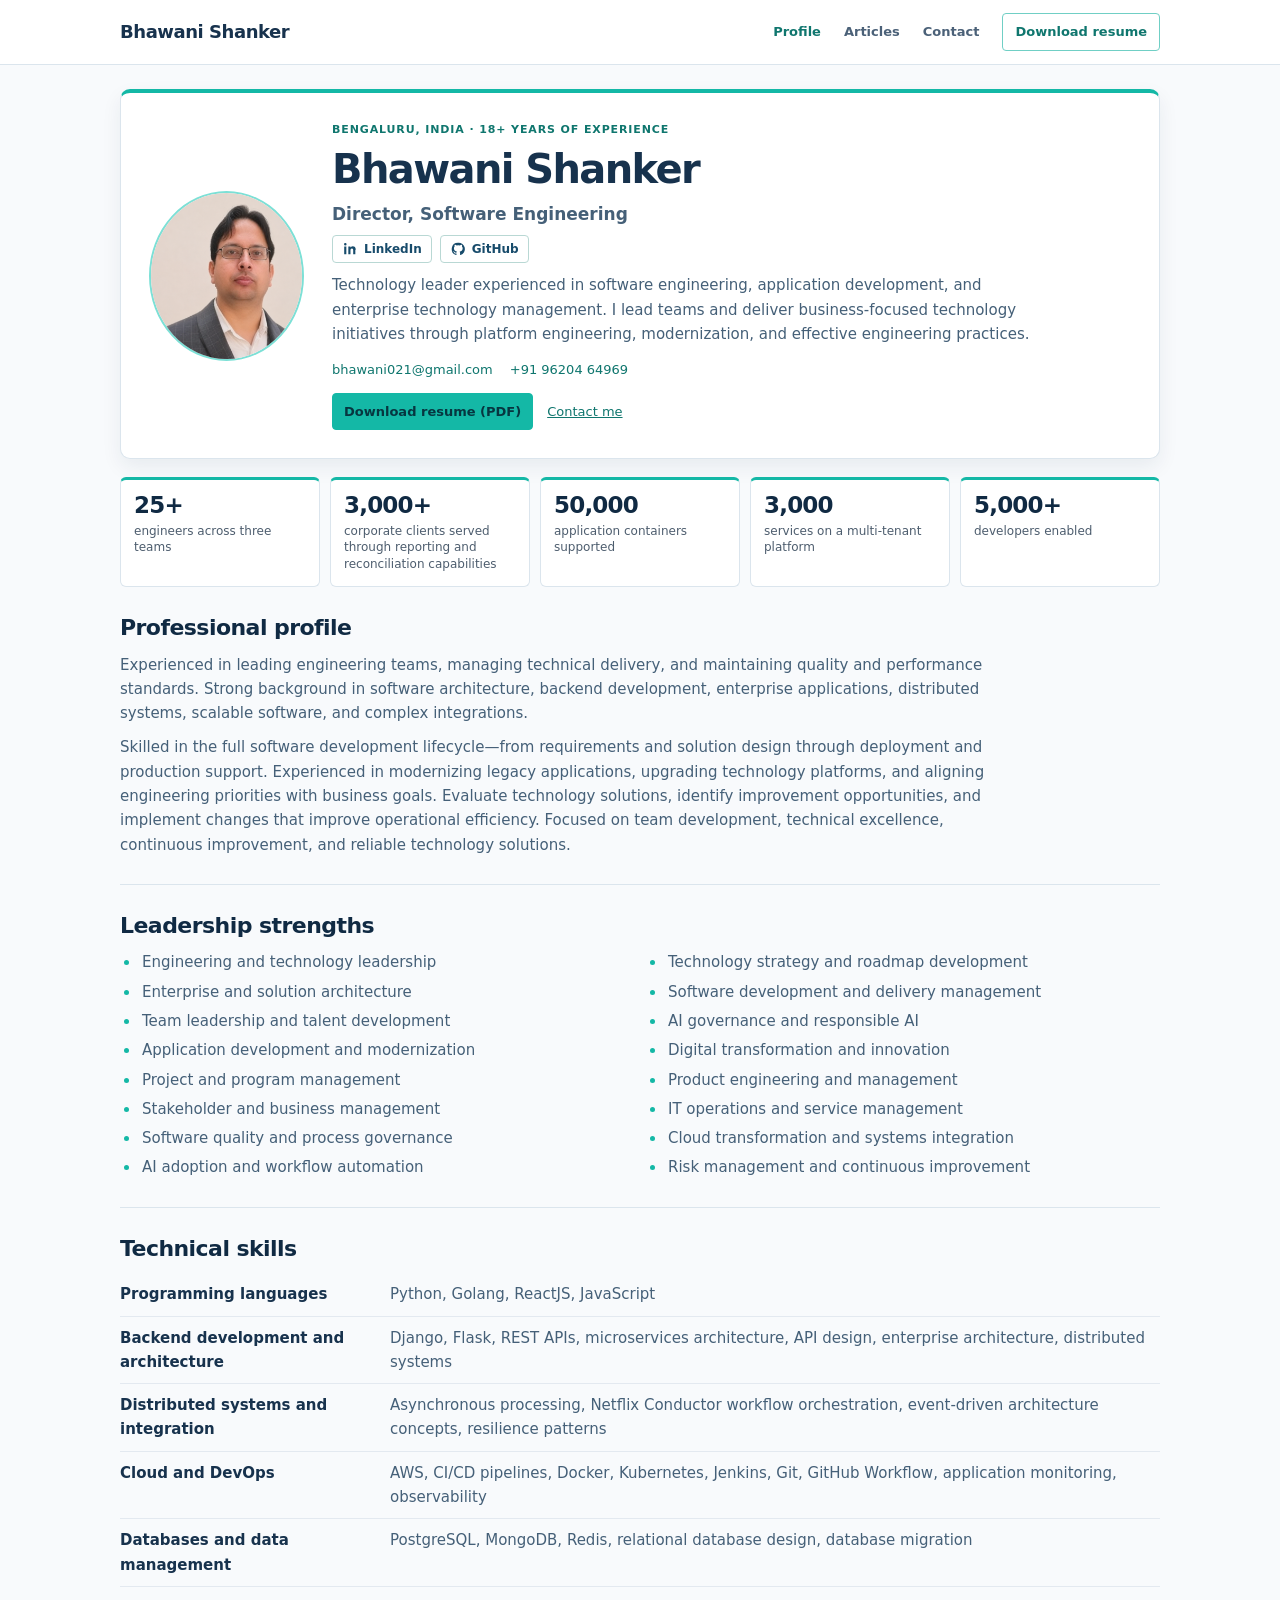
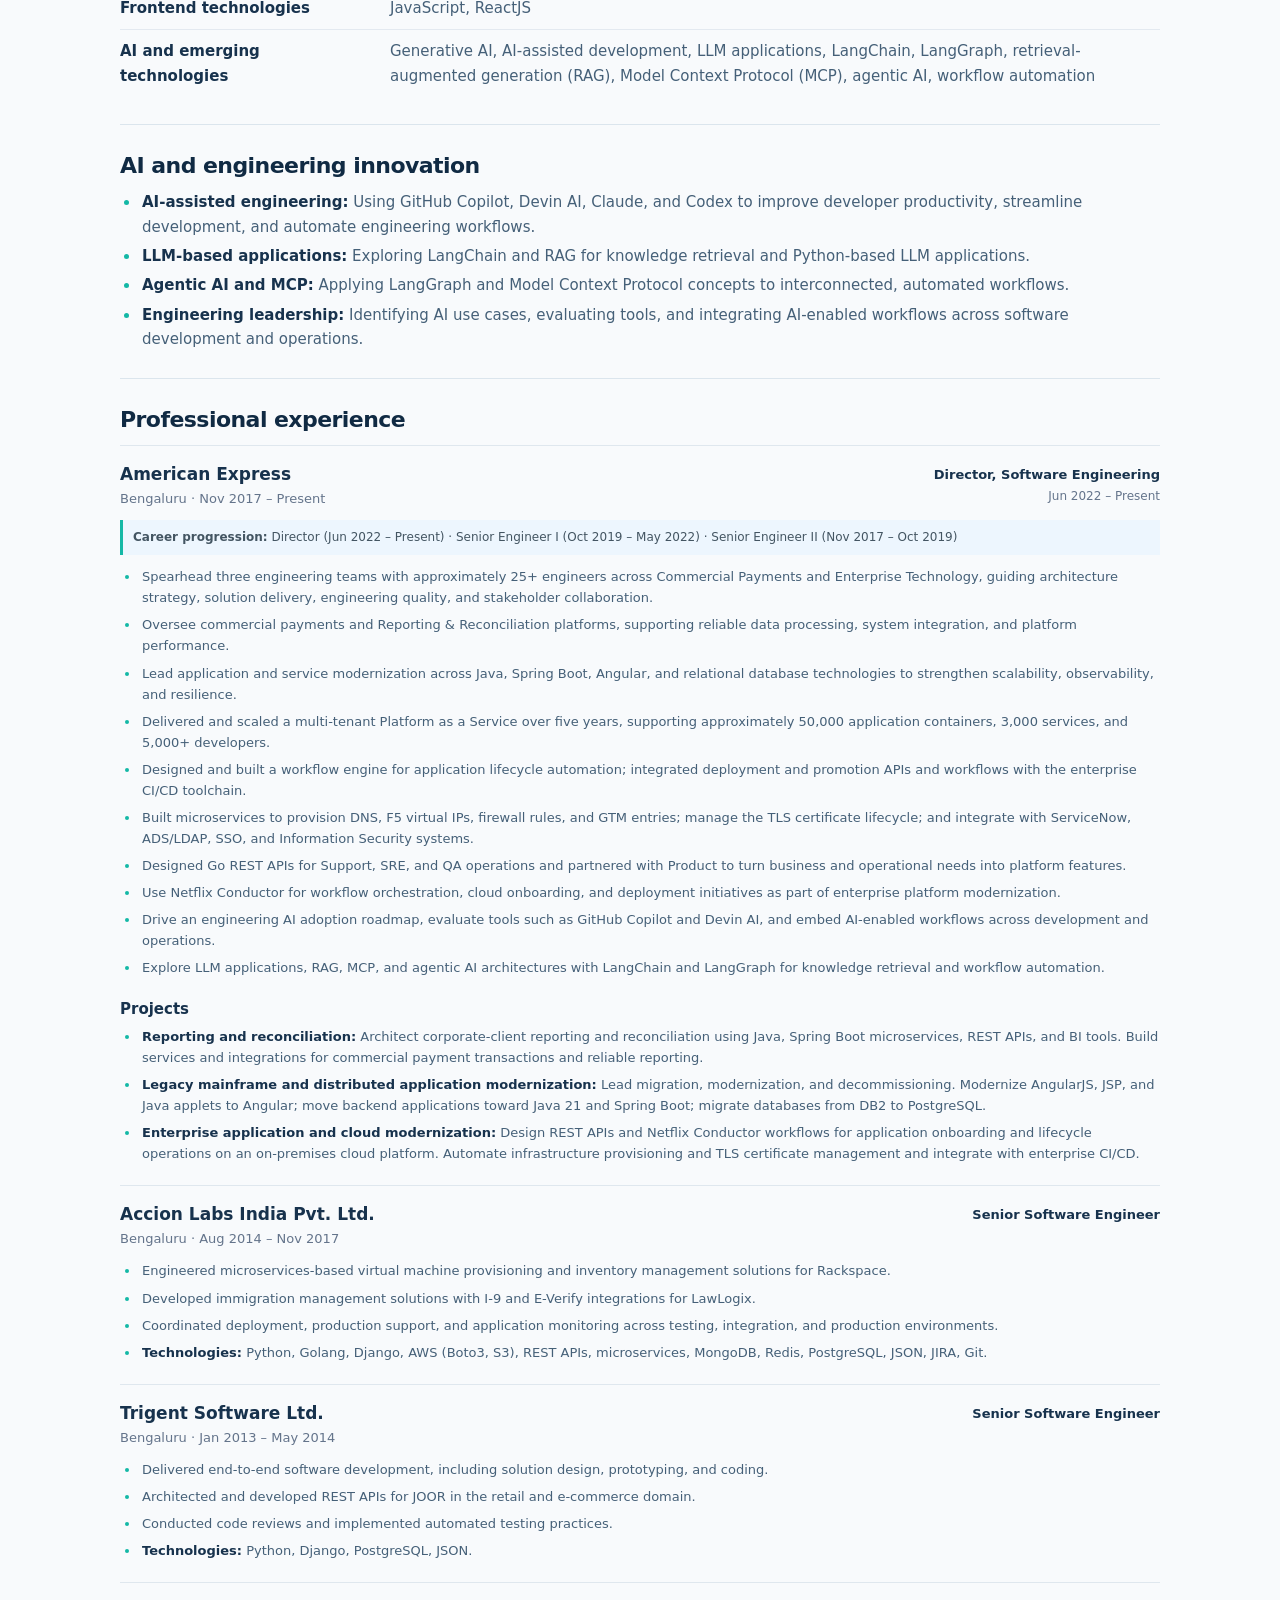
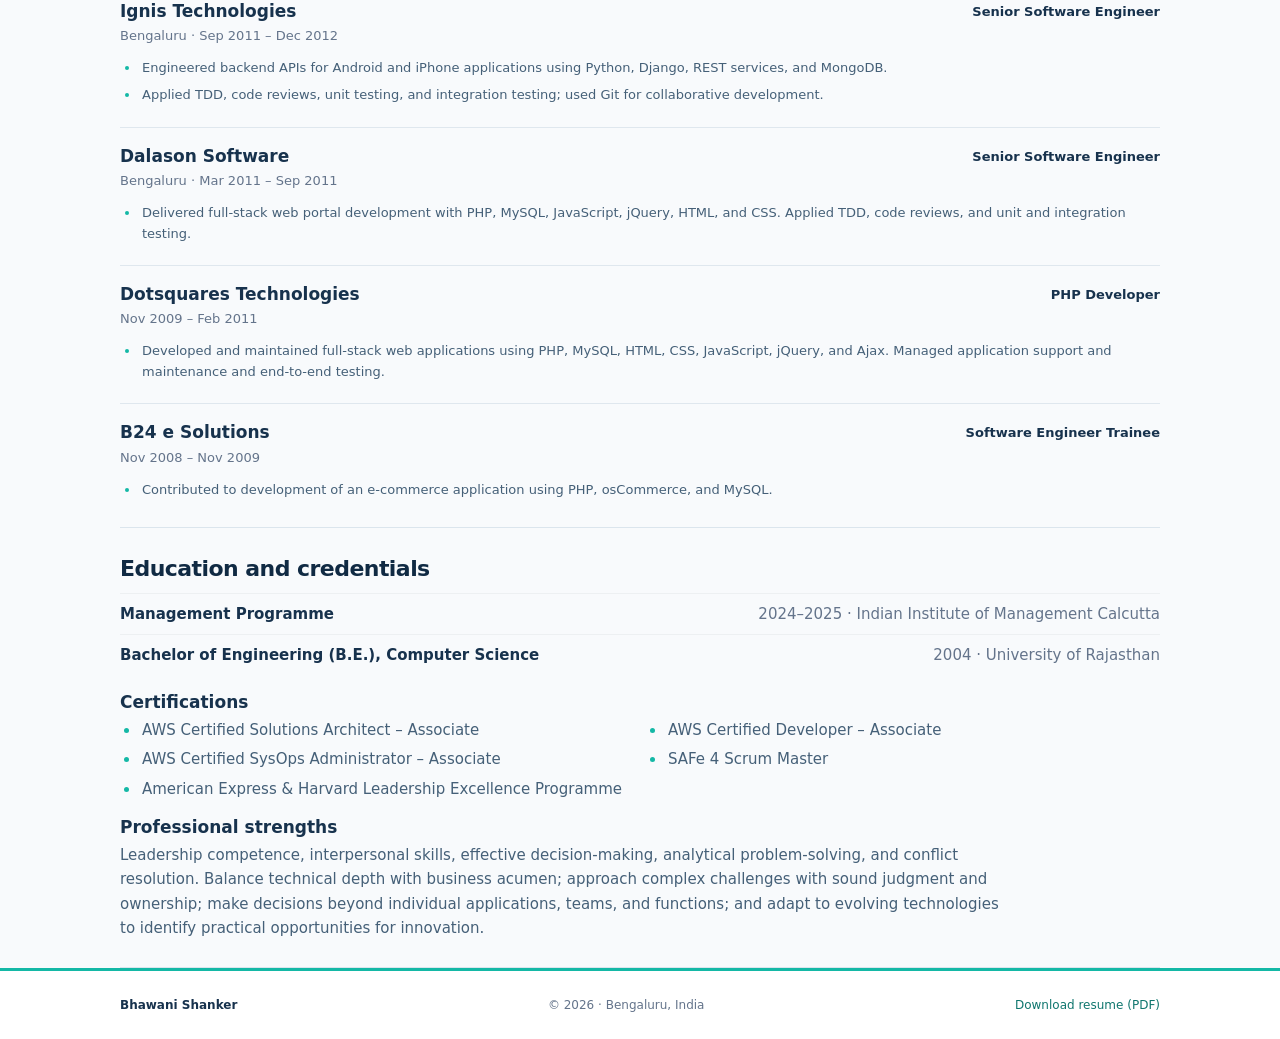
<file: index.html>
<!DOCTYPE html>
<html lang="en">
<head>
  <meta charset="UTF-8">
  <meta name="viewport" content="width=device-width, initial-scale=1">
  <meta name="description" content="Bhawani Shanker, Director of Software Engineering with 18+ years in engineering leadership, enterprise platforms, and modernization.">
  <title>Bhawani Shanker | Director, Software Engineering</title>
  <link rel="stylesheet" href="style.css">
</head>
<body>
  <header class="site-header">
    <nav class="nav container" aria-label="Main navigation">
      <a class="brand" href="index.html">Bhawani Shanker</a>
      <button class="menu-toggle" type="button" aria-expanded="false" aria-controls="primary-menu">
        <span class="sr-only">Toggle navigation</span><span></span><span></span><span></span>
      </button>
      <div class="nav-links" id="primary-menu">
        <a class="active" href="index.html" aria-current="page">Profile</a>
        <a href="articles.html">Articles</a>
        <a href="contact.html">Contact</a>
        <a class="resume-link" href="source/Bhawani-Shanker_Engineering-Director_18-Years-Expereince.pdf" download>Download resume</a>
      </div>
    </nav>
  </header>

  <main class="container">
    <section class="profile-intro">
      <img class="profile-photo" src="source/7a8139fb-0425-4474-a1d1-080567192af2.png" alt="Bhawani Shanker" width="1254" height="1254">
      <div>
        <p class="eyebrow">Bengaluru, India · 18+ years of experience</p>
        <h1>Bhawani Shanker</h1>
        <div class="title-row">
          <p class="job-title">Director, Software Engineering</p>
          <div class="social-icons" aria-label="Professional profiles">
            <a href="https://www.linkedin.com/in/bhawani021" target="_blank" rel="noreferrer" aria-label="LinkedIn profile"><svg viewBox="0 0 24 24" aria-hidden="true"><path d="M6.5 8.1H3.3V20h3.2V8.1ZM4.9 3A1.9 1.9 0 1 0 5 6.8 1.9 1.9 0 0 0 4.9 3ZM20.7 13.2c0-3.6-1.9-5.3-4.5-5.3-2.1 0-3 1.2-3.5 2v-1.8H9.5V20h3.2v-5.9c0-1.5.3-3 2.2-3 1.9 0 1.9 1.8 1.9 3.1V20H20v-6.8l.7 0Z"/></svg><span>LinkedIn</span></a>
            <a href="https://github.com/bhawani021" target="_blank" rel="noreferrer" aria-label="GitHub profile"><svg viewBox="0 0 24 24" aria-hidden="true"><path d="M12 2.5a9.5 9.5 0 0 0-3 18.5c.5.1.7-.2.7-.5v-1.8c-2.8.6-3.4-1.2-3.4-1.2-.5-1.2-1.1-1.5-1.1-1.5-.9-.6.1-.6.1-.6 1 .1 1.6 1.1 1.6 1.1.9 1.5 2.4 1 3 .8.1-.7.4-1 .7-1.3-2.3-.3-4.7-1.1-4.7-5a3.9 3.9 0 0 1 1.1-2.7c-.1-.3-.5-1.3.1-2.7 0 0 .9-.3 2.8 1.1a9.8 9.8 0 0 1 5.1 0c2-1.4 2.8-1.1 2.8-1.1.6 1.4.2 2.4.1 2.7a3.9 3.9 0 0 1 1.1 2.7c0 3.8-2.3 4.7-4.6 5 .4.3.7.9.7 1.8v2.7c0 .3.2.6.7.5A9.5 9.5 0 0 0 12 2.5Z"/></svg><span>GitHub</span></a>
          </div>
        </div>
        <p class="intro-copy">Technology leader experienced in software engineering, application development, and enterprise technology management. I lead teams and deliver business-focused technology initiatives through platform engineering, modernization, and effective engineering practices.</p>
        <div class="contact-links">
          <a href="mailto:bhawani021@gmail.com">bhawani021@gmail.com</a>
          <a href="tel:+919620464969">+91 96204 64969</a>
        </div>
        <div class="actions">
          <a class="button" href="source/Bhawani-Shanker_Engineering-Director_18-Years-Expereince.pdf" download>Download resume (PDF)</a>
          <a href="contact.html">Contact me</a>
        </div>
      </div>
    </section>

    <section class="quick-facts" aria-label="Career highlights">
      <p><strong>25+</strong> engineers across three teams</p>
      <p><strong>3,000+</strong> corporate clients served through reporting and reconciliation capabilities</p>
      <p><strong>50,000</strong> application containers supported</p>
      <p><strong>3,000</strong> services on a multi-tenant platform</p>
      <p><strong>5,000+</strong> developers enabled</p>
    </section>

    <section class="content-section">
      <h2>Professional profile</h2>
      <p>Experienced in leading engineering teams, managing technical delivery, and maintaining quality and performance standards. Strong background in software architecture, backend development, enterprise applications, distributed systems, scalable software, and complex integrations.</p>
      <p>Skilled in the full software development lifecycle—from requirements and solution design through deployment and production support. Experienced in modernizing legacy applications, upgrading technology platforms, and aligning engineering priorities with business goals. Evaluate technology solutions, identify improvement opportunities, and implement changes that improve operational efficiency. Focused on team development, technical excellence, continuous improvement, and reliable technology solutions.</p>
    </section>

    <section class="content-section">
      <h2>Leadership strengths</h2>
      <ul class="plain-list two-column">
        <li>Engineering and technology leadership</li>
        <li>Technology strategy and roadmap development</li>
        <li>Enterprise and solution architecture</li>
        <li>Software development and delivery management</li>
        <li>Team leadership and talent development</li>
        <li>AI governance and responsible AI</li>
        <li>Application development and modernization</li>
        <li>Digital transformation and innovation</li>
        <li>Project and program management</li>
        <li>Product engineering and management</li>
        <li>Stakeholder and business management</li>
        <li>IT operations and service management</li>
        <li>Software quality and process governance</li>
        <li>Cloud transformation and systems integration</li>
        <li>AI adoption and workflow automation</li>
        <li>Risk management and continuous improvement</li>
      </ul>
    </section>

    <section class="content-section">
      <h2>Technical skills</h2>
      <dl class="skills-list">
        <div><dt>Programming languages</dt><dd>Python, Golang, ReactJS, JavaScript</dd></div>
        <div><dt>Backend development and architecture</dt><dd>Django, Flask, REST APIs, microservices architecture, API design, enterprise architecture, distributed systems</dd></div>
        <div><dt>Distributed systems and integration</dt><dd>Asynchronous processing, Netflix Conductor workflow orchestration, event-driven architecture concepts, resilience patterns</dd></div>
        <div><dt>Cloud and DevOps</dt><dd>AWS, CI/CD pipelines, Docker, Kubernetes, Jenkins, Git, GitHub Workflow, application monitoring, observability</dd></div>
        <div><dt>Databases and data management</dt><dd>PostgreSQL, MongoDB, Redis, relational database design, database migration</dd></div>
        <div><dt>Frontend technologies</dt><dd>JavaScript, ReactJS</dd></div>
        <div><dt>AI and emerging technologies</dt><dd>Generative AI, AI-assisted development, LLM applications, LangChain, LangGraph, retrieval-augmented generation (RAG), Model Context Protocol (MCP), agentic AI, workflow automation</dd></div>
      </dl>
    </section>

    <section class="content-section">
      <h2>AI and engineering innovation</h2>
      <ul class="plain-list">
        <li><strong>AI-assisted engineering:</strong> Using GitHub Copilot, Devin AI, Claude, and Codex to improve developer productivity, streamline development, and automate engineering workflows.</li>
        <li><strong>LLM-based applications:</strong> Exploring LangChain and RAG for knowledge retrieval and Python-based LLM applications.</li>
        <li><strong>Agentic AI and MCP:</strong> Applying LangGraph and Model Context Protocol concepts to interconnected, automated workflows.</li>
        <li><strong>Engineering leadership:</strong> Identifying AI use cases, evaluating tools, and integrating AI-enabled workflows across software development and operations.</li>
      </ul>
    </section>

    <section class="content-section experience-section" id="experience">
      <h2>Professional experience</h2>
      <article class="job">
        <header class="job-header">
          <div><h3>American Express</h3><p class="job-meta">Bengaluru · Nov 2017 – Present</p></div>
          <p class="job-role">Director, Software Engineering<br><span>Jun 2022 – Present</span></p>
        </header>
        <p class="career-progression"><strong>Career progression:</strong> Director (Jun 2022 – Present) · Senior Engineer I (Oct 2019 – May 2022) · Senior Engineer II (Nov 2017 – Oct 2019)</p>
        <ul class="plain-list">
          <li>Spearhead three engineering teams with approximately 25+ engineers across Commercial Payments and Enterprise Technology, guiding architecture strategy, solution delivery, engineering quality, and stakeholder collaboration.</li>
          <li>Oversee commercial payments and Reporting &amp; Reconciliation platforms, supporting reliable data processing, system integration, and platform performance.</li>
          <li>Lead application and service modernization across Java, Spring Boot, Angular, and relational database technologies to strengthen scalability, observability, and resilience.</li>
          <li>Delivered and scaled a multi-tenant Platform as a Service over five years, supporting approximately 50,000 application containers, 3,000 services, and 5,000+ developers.</li>
          <li>Designed and built a workflow engine for application lifecycle automation; integrated deployment and promotion APIs and workflows with the enterprise CI/CD toolchain.</li>
          <li>Built microservices to provision DNS, F5 virtual IPs, firewall rules, and GTM entries; manage the TLS certificate lifecycle; and integrate with ServiceNow, ADS/LDAP, SSO, and Information Security systems.</li>
          <li>Designed Go REST APIs for Support, SRE, and QA operations and partnered with Product to turn business and operational needs into platform features.</li>
          <li>Use Netflix Conductor for workflow orchestration, cloud onboarding, and deployment initiatives as part of enterprise platform modernization.</li>
          <li>Drive an engineering AI adoption roadmap, evaluate tools such as GitHub Copilot and Devin AI, and embed AI-enabled workflows across development and operations.</li>
          <li>Explore LLM applications, RAG, MCP, and agentic AI architectures with LangChain and LangGraph for knowledge retrieval and workflow automation.</li>
        </ul>
        <h4>Projects</h4>
        <ul class="plain-list">
          <li><strong>Reporting and reconciliation:</strong> Architect corporate-client reporting and reconciliation using Java, Spring Boot microservices, REST APIs, and BI tools. Build services and integrations for commercial payment transactions and reliable reporting.</li>
          <li><strong>Legacy mainframe and distributed application modernization:</strong> Lead migration, modernization, and decommissioning. Modernize AngularJS, JSP, and Java applets to Angular; move backend applications toward Java 21 and Spring Boot; migrate databases from DB2 to PostgreSQL.</li>
          <li><strong>Enterprise application and cloud modernization:</strong> Design REST APIs and Netflix Conductor workflows for application onboarding and lifecycle operations on an on-premises cloud platform. Automate infrastructure provisioning and TLS certificate management and integrate with enterprise CI/CD.</li>
        </ul>
      </article>

      <article class="job">
        <header class="job-header">
          <div><h3>Accion Labs India Pvt. Ltd.</h3><p class="job-meta">Bengaluru · Aug 2014 – Nov 2017</p></div>
          <p class="job-role">Senior Software Engineer</p>
        </header>
        <ul class="plain-list">
          <li>Engineered microservices-based virtual machine provisioning and inventory management solutions for Rackspace.</li>
          <li>Developed immigration management solutions with I-9 and E-Verify integrations for LawLogix.</li>
          <li>Coordinated deployment, production support, and application monitoring across testing, integration, and production environments.</li>
          <li><strong>Technologies:</strong> Python, Golang, Django, AWS (Boto3, S3), REST APIs, microservices, MongoDB, Redis, PostgreSQL, JSON, JIRA, Git.</li>
        </ul>
      </article>

      <article class="job">
        <header class="job-header">
          <div><h3>Trigent Software Ltd.</h3><p class="job-meta">Bengaluru · Jan 2013 – May 2014</p></div>
          <p class="job-role">Senior Software Engineer</p>
        </header>
        <ul class="plain-list">
          <li>Delivered end-to-end software development, including solution design, prototyping, and coding.</li>
          <li>Architected and developed REST APIs for JOOR in the retail and e-commerce domain.</li>
          <li>Conducted code reviews and implemented automated testing practices.</li>
          <li><strong>Technologies:</strong> Python, Django, PostgreSQL, JSON.</li>
        </ul>
      </article>

      <article class="job">
        <header class="job-header">
          <div><h3>Ignis Technologies</h3><p class="job-meta">Bengaluru · Sep 2011 – Dec 2012</p></div>
          <p class="job-role">Senior Software Engineer</p>
        </header>
        <ul class="plain-list">
          <li>Engineered backend APIs for Android and iPhone applications using Python, Django, REST services, and MongoDB.</li>
          <li>Applied TDD, code reviews, unit testing, and integration testing; used Git for collaborative development.</li>
        </ul>
      </article>

      <article class="job">
        <header class="job-header">
          <div><h3>Dalason Software</h3><p class="job-meta">Bengaluru · Mar 2011 – Sep 2011</p></div>
          <p class="job-role">Senior Software Engineer</p>
        </header>
        <ul class="plain-list">
          <li>Delivered full-stack web portal development with PHP, MySQL, JavaScript, jQuery, HTML, and CSS. Applied TDD, code reviews, and unit and integration testing.</li>
        </ul>
      </article>

      <article class="job">
        <header class="job-header">
          <div><h3>Dotsquares Technologies</h3><p class="job-meta">Nov 2009 – Feb 2011</p></div>
          <p class="job-role">PHP Developer</p>
        </header>
        <ul class="plain-list">
          <li>Developed and maintained full-stack web applications using PHP, MySQL, HTML, CSS, JavaScript, jQuery, and Ajax. Managed application support and maintenance and end-to-end testing.</li>
        </ul>
      </article>

      <article class="job">
        <header class="job-header">
          <div><h3>B24 e Solutions</h3><p class="job-meta">Nov 2008 – Nov 2009</p></div>
          <p class="job-role">Software Engineer Trainee</p>
        </header>
        <ul class="plain-list">
          <li>Contributed to development of an e-commerce application using PHP, osCommerce, and MySQL.</li>
        </ul>
      </article>
    </section>

    <section class="content-section">
      <h2>Education and credentials</h2>
      <div class="education-entry"><strong>Management Programme</strong><span>2024–2025 · Indian Institute of Management Calcutta</span></div>
      <div class="education-entry"><strong>Bachelor of Engineering (B.E.), Computer Science</strong><span>2004 · University of Rajasthan</span></div>
      <h3 class="subheading">Certifications</h3>
      <ul class="plain-list two-column">
        <li>AWS Certified Solutions Architect – Associate</li>
        <li>AWS Certified Developer – Associate</li>
        <li>AWS Certified SysOps Administrator – Associate</li>
        <li>SAFe 4 Scrum Master</li>
        <li>American Express &amp; Harvard Leadership Excellence Programme</li>
      </ul>
      <h3 class="subheading">Professional strengths</h3>
      <p>Leadership competence, interpersonal skills, effective decision-making, analytical problem-solving, and conflict resolution. Balance technical depth with business acumen; approach complex challenges with sound judgment and ownership; make decisions beyond individual applications, teams, and functions; and adapt to evolving technologies to identify practical opportunities for innovation.</p>
    </section>
  </main>

  <footer class="site-footer">
    <div class="container footer-inner">
      <span>Bhawani Shanker</span>
      <span>© <span id="current-year">2026</span> · Bengaluru, India</span>
      <a href="source/Bhawani-Shanker_Engineering-Director_18-Years-Expereince.pdf" download>Download resume (PDF)</a>
    </div>
  </footer>
  <script src="script.js"></script>
</body>
</html>
</file>
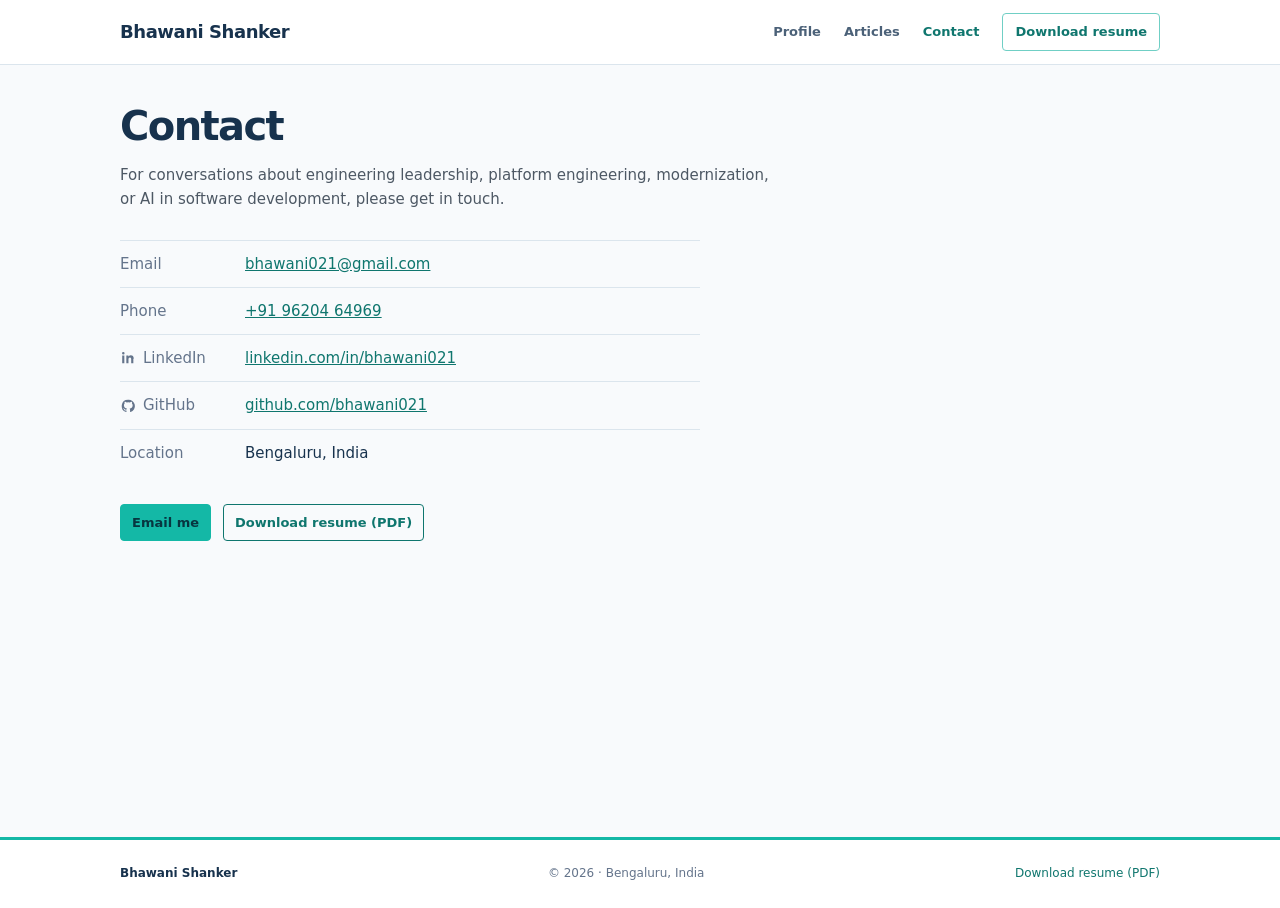
<file: contact.html>
<!DOCTYPE html>
<html lang="en">
<head>
  <meta charset="UTF-8">
  <meta name="viewport" content="width=device-width, initial-scale=1">
  <meta name="description" content="Contact Bhawani Shanker, Director of Software Engineering in Bengaluru, India.">
  <title>Contact | Bhawani Shanker</title>
  <link rel="stylesheet" href="style.css">
</head>
<body>
  <header class="site-header">
    <nav class="nav container" aria-label="Main navigation">
      <a class="brand" href="index.html">Bhawani Shanker</a>
      <button class="menu-toggle" type="button" aria-expanded="false" aria-controls="primary-menu">
        <span class="sr-only">Toggle navigation</span><span></span><span></span><span></span>
      </button>
      <div class="nav-links" id="primary-menu">
        <a href="index.html">Profile</a>
        <a href="articles.html">Articles</a>
        <a class="active" href="contact.html" aria-current="page">Contact</a>
        <a class="resume-link" href="source/Bhawani-Shanker_Engineering-Director_18-Years-Expereince.pdf" download>Download resume</a>
      </div>
    </nav>
  </header>
  <main class="container page-main">
    <h1>Contact</h1>
    <p class="page-intro">For conversations about engineering leadership, platform engineering, modernization, or AI in software development, please get in touch.</p>
    <dl class="contact-list">
      <div><dt>Email</dt><dd><a href="mailto:bhawani021@gmail.com">bhawani021@gmail.com</a></dd></div>
      <div><dt>Phone</dt><dd><a href="tel:+919620464969">+91 96204 64969</a></dd></div>
      <div><dt><svg class="contact-icon" viewBox="0 0 24 24" aria-hidden="true"><path d="M6.5 8.1H3.3V20h3.2V8.1ZM4.9 3A1.9 1.9 0 1 0 5 6.8 1.9 1.9 0 0 0 4.9 3ZM20.7 13.2c0-3.6-1.9-5.3-4.5-5.3-2.1 0-3 1.2-3.5 2v-1.8H9.5V20h3.2v-5.9c0-1.5.3-3 2.2-3 1.9 0 1.9 1.8 1.9 3.1V20H20v-6.8l.7 0Z"/></svg>LinkedIn</dt><dd><a href="https://www.linkedin.com/in/bhawani021" target="_blank" rel="noreferrer">linkedin.com/in/bhawani021</a></dd></div>
      <div><dt><svg class="contact-icon" viewBox="0 0 24 24" aria-hidden="true"><path d="M12 2.5a9.5 9.5 0 0 0-3 18.5c.5.1.7-.2.7-.5v-1.8c-2.8.6-3.4-1.2-3.4-1.2-.5-1.2-1.1-1.5-1.1-1.5-.9-.6.1-.6.1-.6 1 .1 1.6 1.1 1.6 1.1.9 1.5 2.4 1 3 .8.1-.7.4-1 .7-1.3-2.3-.3-4.7-1.1-4.7-5a3.9 3.9 0 0 1 1.1-2.7c-.1-.3-.5-1.3.1-2.7 0 0 .9-.3 2.8 1.1a9.8 9.8 0 0 1 5.1 0c2-1.4 2.8-1.1 2.8-1.1.6 1.4.2 2.4.1 2.7a3.9 3.9 0 0 1 1.1 2.7c0 3.8-2.3 4.7-4.6 5 .4.3.7.9.7 1.8v2.7c0 .3.2.6.7.5A9.5 9.5 0 0 0 12 2.5Z"/></svg>GitHub</dt><dd><a href="https://github.com/bhawani021" target="_blank" rel="noreferrer">github.com/bhawani021</a></dd></div>
      <div><dt>Location</dt><dd>Bengaluru, India</dd></div>
    </dl>
    <div class="contact-actions">
      <a class="button" href="mailto:bhawani021@gmail.com?subject=Hello%20Bhawani">Email me</a>
      <a class="button button-secondary" href="source/Bhawani-Shanker_Engineering-Director_18-Years-Expereince.pdf" download>Download resume (PDF)</a>
    </div>
  </main>
  <footer class="site-footer">
    <div class="container footer-inner">
      <span>Bhawani Shanker</span>
      <span>© <span id="current-year">2026</span> · Bengaluru, India</span>
      <a href="source/Bhawani-Shanker_Engineering-Director_18-Years-Expereince.pdf" download>Download resume (PDF)</a>
    </div>
  </footer>
  <script src="script.js"></script>
</body>
</html>
</file>
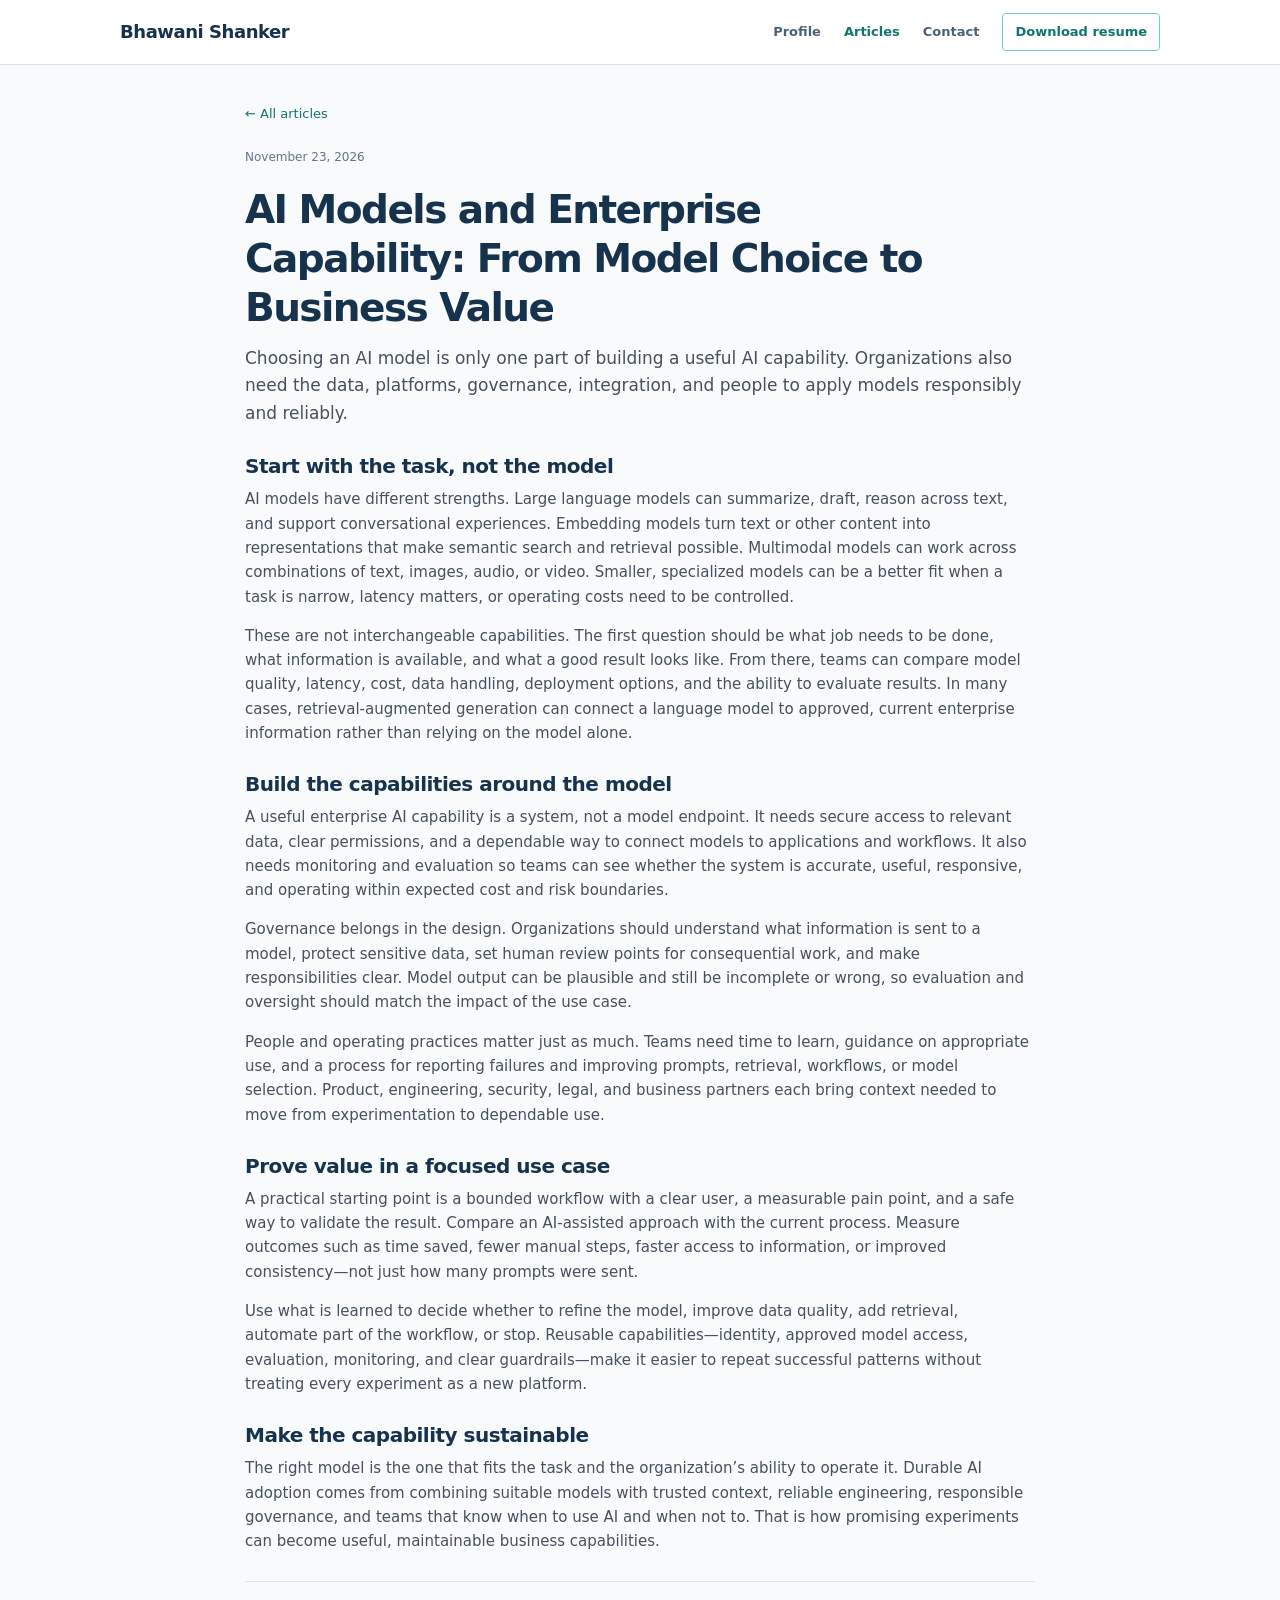
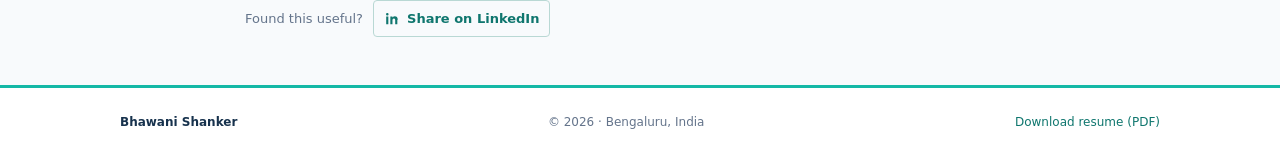
<file: articles/ai-models-enterprise-capability.html>
<!DOCTYPE html>
<html lang="en">
<head>
  <meta charset="UTF-8">
  <meta name="viewport" content="width=device-width, initial-scale=1">
  <meta name="description" content="A practical guide to AI model choices and the enterprise capabilities needed to turn them into business value.">
  <title>AI Models and Enterprise Capability | Bhawani Shanker</title>
  <link rel="stylesheet" href="../style.css">
</head>
<body>
  <header class="site-header">
    <nav class="nav container" aria-label="Main navigation">
      <a class="brand" href="../index.html">Bhawani Shanker</a>
      <button class="menu-toggle" type="button" aria-expanded="false" aria-controls="primary-menu">
        <span class="sr-only">Toggle navigation</span><span></span><span></span><span></span>
      </button>
      <div class="nav-links" id="primary-menu">
        <a href="../index.html">Profile</a>
        <a class="active" href="../articles.html" aria-current="page">Articles</a>
        <a href="../contact.html">Contact</a>
        <a class="resume-link" href="../source/Bhawani-Shanker_Engineering-Director_18-Years-Expereince.pdf" download>Download resume</a>
      </div>
    </nav>
  </header>
  <main class="container page-main article-page">
    <a class="back-link" href="../articles.html">← All articles</a>
    <article>
      <p class="article-date"><time datetime="2026-11-23">November 23, 2026</time></p>
      <h1>AI Models and Enterprise Capability: From Model Choice to Business Value</h1>
      <p class="article-lede">Choosing an AI model is only one part of building a useful AI capability. Organizations also need the data, platforms, governance, integration, and people to apply models responsibly and reliably.</p>

      <h2>Start with the task, not the model</h2>
      <p>AI models have different strengths. Large language models can summarize, draft, reason across text, and support conversational experiences. Embedding models turn text or other content into representations that make semantic search and retrieval possible. Multimodal models can work across combinations of text, images, audio, or video. Smaller, specialized models can be a better fit when a task is narrow, latency matters, or operating costs need to be controlled.</p>
      <p>These are not interchangeable capabilities. The first question should be what job needs to be done, what information is available, and what a good result looks like. From there, teams can compare model quality, latency, cost, data handling, deployment options, and the ability to evaluate results. In many cases, retrieval-augmented generation can connect a language model to approved, current enterprise information rather than relying on the model alone.</p>

      <h2>Build the capabilities around the model</h2>
      <p>A useful enterprise AI capability is a system, not a model endpoint. It needs secure access to relevant data, clear permissions, and a dependable way to connect models to applications and workflows. It also needs monitoring and evaluation so teams can see whether the system is accurate, useful, responsive, and operating within expected cost and risk boundaries.</p>
      <p>Governance belongs in the design. Organizations should understand what information is sent to a model, protect sensitive data, set human review points for consequential work, and make responsibilities clear. Model output can be plausible and still be incomplete or wrong, so evaluation and oversight should match the impact of the use case.</p>
      <p>People and operating practices matter just as much. Teams need time to learn, guidance on appropriate use, and a process for reporting failures and improving prompts, retrieval, workflows, or model selection. Product, engineering, security, legal, and business partners each bring context needed to move from experimentation to dependable use.</p>

      <h2>Prove value in a focused use case</h2>
      <p>A practical starting point is a bounded workflow with a clear user, a measurable pain point, and a safe way to validate the result. Compare an AI-assisted approach with the current process. Measure outcomes such as time saved, fewer manual steps, faster access to information, or improved consistency—not just how many prompts were sent.</p>
      <p>Use what is learned to decide whether to refine the model, improve data quality, add retrieval, automate part of the workflow, or stop. Reusable capabilities—identity, approved model access, evaluation, monitoring, and clear guardrails—make it easier to repeat successful patterns without treating every experiment as a new platform.</p>

      <h2>Make the capability sustainable</h2>
      <p>The right model is the one that fits the task and the organization’s ability to operate it. Durable AI adoption comes from combining suitable models with trusted context, reliable engineering, responsible governance, and teams that know when to use AI and when not to. That is how promising experiments can become useful, maintainable business capabilities.</p>
      <div class="share-actions">
        <span>Found this useful?</span>
        <a href="https://www.linkedin.com/sharing/share-offsite/?url=https%3A%2F%2Fbhawani021.github.io%2Fbhawani-shanker%2Farticles%2Fai-models-enterprise-capability.html" target="_blank" rel="noreferrer" aria-label="Share this article on LinkedIn">
          <svg viewBox="0 0 24 24" aria-hidden="true"><path d="M6.5 8.1H3.3V20h3.2V8.1ZM4.9 3A1.9 1.9 0 1 0 5 6.8 1.9 1.9 0 0 0 4.9 3ZM20.7 13.2c0-3.6-1.9-5.3-4.5-5.3-2.1 0-3 1.2-3.5 2v-1.8H9.5V20h3.2v-5.9c0-1.5.3-3 2.2-3 1.9 0 1.9 1.8 1.9 3.1V20H20v-6.8l.7 0Z"/></svg>
          Share on LinkedIn
        </a>
      </div>
    </article>
  </main>
  <footer class="site-footer">
    <div class="container footer-inner">
      <span>Bhawani Shanker</span>
      <span>© <span id="current-year">2026</span> · Bengaluru, India</span>
      <a href="../source/Bhawani-Shanker_Engineering-Director_18-Years-Expereince.pdf" download>Download resume (PDF)</a>
    </div>
  </footer>
  <script src="../script.js"></script>
</body>
</html>
</file>
<file: style.css>
:root {
  color-scheme: light;
  --text: #17324d;
  --muted: #64748b;
  --link: #0f766e;
  --line: #dbe5ed;
  --page: #f8fafc;
  --surface: #fff;
  --accent: #14b8a6;
  --ink-soft: #456078;
  font-family: ui-sans-serif, system-ui, -apple-system, BlinkMacSystemFont, "Segoe UI", sans-serif;
  font-synthesis: none;
  text-rendering: optimizeLegibility;
}

* { box-sizing: border-box; }
html { scroll-behavior: smooth; }
body { margin: 0; background: var(--page); color: var(--text); font-size: 15px; line-height: 1.62; }
a { color: var(--link); }
a:hover { color: #193d65; }
button, a { -webkit-tap-highlight-color: transparent; }
button:focus-visible, a:focus-visible { outline: 2px solid var(--accent); outline-offset: 4px; }
.container { width: min(1040px, calc(100% - 40px)); margin-inline: auto; }
.sr-only { position: absolute; width: 1px; height: 1px; padding: 0; margin: -1px; overflow: hidden; clip: rect(0, 0, 0, 0); white-space: nowrap; border: 0; }

.site-header { border-bottom: 1px solid var(--line); background: rgba(255, 255, 255, .97); }
.nav { position: relative; display: flex; min-height: 64px; align-items: center; justify-content: space-between; gap: 24px; }
.brand { color: var(--text); font-size: 18px; font-weight: 750; letter-spacing: -.025em; text-decoration: none; white-space: nowrap; }
.nav-links { display: flex; align-items: center; gap: 23px; }
.nav-links a { color: #4b6178; font-size: 13px; font-weight: 600; text-decoration: none; }
.nav-links a:hover, .nav-links a.active { color: #0f766e; }
.nav-links .resume-link { padding: 7px 12px; border: 1px solid #70cfc5; border-radius: 4px; color: #0f766e; }
.nav-links .resume-link:hover { border-color: var(--accent); color: #0f766e; background: #edfdfb; }
.menu-toggle { display: none; }

h1, h2, h3, h4, p { margin-top: 0; }
h1, h2, h3, h4 { line-height: 1.25; }
h1 { margin-bottom: 7px; font-size: clamp(31px, 5vw, 40px); letter-spacing: -.04em; }
h2 { margin-bottom: 11px; font-size: 22px; letter-spacing: -.025em; }
h3 { margin-bottom: 5px; font-size: 17px; }
h4 { margin: 22px 0 7px; font-size: 15px; }

.profile-intro { display: grid; grid-template-columns: 155px 1fr; gap: 28px; align-items: center; margin-top: 24px; padding: 28px; border: 1px solid var(--line); border-top: 4px solid var(--accent); border-radius: 10px; background: var(--surface); box-shadow: 0 8px 20px rgba(16, 42, 67, .07); }
.profile-photo { width: 155px; height: 170px; border: 2px solid #7ce0d6; border-radius: 50%; object-fit: cover; object-position: center 26%; }
.eyebrow { margin-bottom: 5px; color: #0f766e; font-size: 11px; font-weight: 800; letter-spacing: .08em; text-transform: uppercase; }
.profile-intro h1 { color: var(--text); }
.job-title { margin: 0 0 10px; color: var(--ink-soft); font-size: 17px; font-weight: 600; }
.title-row { display: flex; flex-direction: column; align-items: flex-start; gap: 7px; margin-bottom: 10px; }
.title-row .job-title { margin-bottom: 0; }
.social-icons { display: flex; gap: 8px; }
.social-icons a { display: inline-flex; height: 28px; align-items: center; gap: 6px; padding: 0 9px; border: 1px solid #b9d8d4; border-radius: 4px; color: #174b6b; font-size: 12px; font-weight: 700; text-decoration: none; }
.social-icons a:hover { border-color: var(--accent); background: #edfdfb; color: #0f766e; }
.social-icons svg, .contact-icon { width: 16px; height: 16px; fill: currentColor; }
.intro-copy { max-width: 700px; margin-bottom: 9px; color: var(--ink-soft); }
.profile-intro .contact-links a, .profile-intro .actions > a:not(.button) { color: #0f766e; }
.contact-links { display: flex; flex-wrap: wrap; gap: 8px 17px; margin: 13px 0; font-size: 13px; }
.contact-links a { text-decoration: none; }
.actions { display: flex; flex-wrap: wrap; align-items: center; gap: 14px; margin-top: 11px; font-size: 13px; }
.button { display: inline-block; padding: 7px 11px; border: 1px solid var(--accent); border-radius: 4px; background: var(--accent); color: #073640; font-size: 13px; font-weight: 800; text-decoration: none; }
.button:hover { background: #76e3da; color: #073640; }
.button-secondary { border-color: #0f766e; background: transparent; color: #0f766e; }
.button-secondary:hover { border-color: var(--accent); background: #dcfdf8; color: #0f766e; }
.quick-facts { display: grid; grid-template-columns: repeat(5, 1fr); gap: 10px; margin-top: 18px; padding: 0; }
.quick-facts p { min-height: 91px; margin: 0; padding: 13px; border: 1px solid var(--line); border-top: 3px solid var(--accent); border-radius: 6px; background: var(--surface); color: #4d5d6e; font-size: 12px; line-height: 1.4; }
.quick-facts strong { display: block; margin-bottom: 4px; color: #102a43; font-size: 23px; line-height: 1.1; letter-spacing: -.035em; }

.content-section { padding: 27px 0; border-bottom: 1px solid var(--line); }
.content-section h2 { color: #102a43; }
.content-section > p { max-width: 880px; margin-bottom: 10px; color: var(--ink-soft); }
.content-section > p:last-child { margin-bottom: 0; }
.plain-list { display: grid; gap: 5px; margin: 0; padding-left: 20px; color: var(--ink-soft); }
.plain-list li { padding-left: 2px; }
.plain-list li::marker { color: var(--accent); }
.plain-list strong { color: var(--text); }
.two-column { grid-template-columns: repeat(2, minmax(0, 1fr)); column-gap: 32px; }
.skills-list { margin: 0; }
.skills-list div { display: grid; grid-template-columns: 250px 1fr; gap: 20px; padding: 9px 0; border-top: 1px solid #e3e9f0; }
.skills-list div:first-child { border-top: 0; }
.skills-list dt { color: var(--text); font-weight: 750; }
.skills-list dd { margin: 0; color: var(--ink-soft); }
.experience-section { padding-bottom: 6px; }
.job { padding: 18px 0 21px; border-top: 1px solid #dfe7ee; }
.job-header { display: flex; align-items: flex-start; justify-content: space-between; gap: 20px; margin-bottom: 11px; }
.job-header h3 { margin: 0; }
.job-meta { margin: 3px 0 0; color: var(--muted); font-size: 13px; }
.job-role { margin: 0; text-align: right; font-size: 13px; font-weight: 600; }
.job-role span { color: var(--muted); font-size: 12px; font-weight: 400; }
.career-progression { margin: 11px 0; padding: 8px 10px; border-left: 3px solid var(--accent); background: #edf6fe; color: #435562; font-size: 12px; }
.job .plain-list { gap: 6px; font-size: 13px; }
.education-entry { display: flex; flex-wrap: wrap; justify-content: space-between; gap: 5px 16px; padding: 8px 0; border-top: 1px solid #edf0f2; }
.education-entry span { color: var(--muted); }
.subheading { margin-top: 16px; }

.page-main { min-height: calc(100vh - 128px); padding-top: 36px; padding-bottom: 48px; }
.page-main > h1 { margin-bottom: 12px; }
.page-intro { max-width: 650px; margin-bottom: 28px; color: #4d5864; }
.article-list { margin: 20px 0 0; padding: 0; list-style: none; }
.article-list li { display: flex; flex-direction: column-reverse; gap: 3px; padding: 17px 0; border-top: 1px solid var(--line); }
.article-list li:last-child { border-bottom: 1px solid var(--line); }
.article-list time, .article-date { color: var(--muted); font-size: 12px; }
.article-list a { width: fit-content; color: var(--text); font-size: 18px; font-weight: 600; text-decoration: none; }
.article-list a:hover { color: var(--link); text-decoration: underline; }
.article-page { max-width: 790px; }
.back-link { display: inline-block; margin-bottom: 24px; font-size: 13px; text-decoration: none; }
.article-page h1 { max-width: 740px; margin-bottom: 12px; font-size: clamp(30px, 5vw, 39px); }
.article-date { margin-bottom: 19px; }
.article-lede { color: #4d5864; font-size: 17px; }
.article-page article h2 { margin-top: 27px; margin-bottom: 8px; font-size: 20px; }
.article-page article p:not(.article-date) { color: #46515e; }
.share-actions { display: flex; flex-wrap: wrap; align-items: center; gap: 10px; margin-top: 28px; padding-top: 18px; border-top: 1px solid var(--line); color: var(--muted); font-size: 13px; }
.share-actions a { display: inline-flex; align-items: center; gap: 7px; padding: 7px 10px; border: 1px solid #b9d8d4; border-radius: 4px; color: #0f766e; font-weight: 700; text-decoration: none; }
.share-actions a:hover { border-color: var(--accent); background: #edfdfb; }
.share-actions svg { width: 16px; height: 16px; fill: currentColor; }
.contact-list { max-width: 580px; margin: 25px 0; }
.contact-list div { display: grid; grid-template-columns: 110px 1fr; gap: 15px; padding: 11px 0; border-top: 1px solid var(--line); }
.contact-list dt { color: var(--muted); }
.contact-list dt { display: flex; align-items: center; gap: 7px; }
.contact-list dd { margin: 0; }
.contact-actions { display: flex; flex-wrap: wrap; gap: 12px; margin-top: 28px; }

.site-footer { border-top: 3px solid var(--accent); background: #fff; }
.footer-inner { display: flex; min-height: 68px; align-items: center; justify-content: space-between; gap: 14px; color: var(--muted); font-size: 12px; }
.footer-inner > span:first-child { color: var(--text); font-weight: 600; }
.footer-inner a { color: #0f766e; text-decoration: none; }

@media (max-width: 700px) {
  .container { width: min(100% - 32px, 540px); }
  .nav { min-height: 62px; }
  .menu-toggle { display: grid; gap: 5px; padding: 9px 5px; border: 0; background: transparent; }
  .menu-toggle span:not(.sr-only) { display: block; width: 21px; height: 2px; background: var(--text); }
  .nav-links { position: absolute; z-index: 2; top: 61px; right: 0; left: 0; display: none; align-items: stretch; gap: 0; padding: 6px 16px 14px; border: 1px solid var(--line); border-top: 0; background: #fff; }
  .nav-links.open { display: flex; flex-direction: column; }
  .nav-links a { padding: 10px 0; }
  .nav-links .resume-link { margin-top: 5px; padding: 7px 10px; text-align: center; }
  .profile-intro { grid-template-columns: 115px 1fr; gap: 18px; margin-top: 24px; padding: 24px; align-items: start; }
  .profile-photo { width: 115px; height: 130px; }
  .profile-intro h1 { font-size: 30px; }
  .job-title { font-size: 16px; }
  .intro-copy { font-size: 14px; }
  .contact-links { gap: 6px 13px; font-size: 12px; }
  .quick-facts { grid-template-columns: repeat(2, 1fr); gap: 10px; margin-top: 14px; padding: 0; }
  .quick-facts p { min-height: 88px; padding: 12px; }
  .skills-list div { grid-template-columns: 1fr; gap: 1px; }
  .two-column { grid-template-columns: 1fr; }
  .page-main { padding-top: 36px; }
  .footer-inner { flex-wrap: wrap; justify-content: flex-start; padding-top: 13px; padding-bottom: 13px; }
  .footer-inner > span:nth-child(2) { margin-left: auto; }
  .footer-inner > a { width: 100%; }
}

@media (max-width: 430px) {
  .profile-intro { grid-template-columns: 1fr; }
  .profile-photo { width: 112px; height: 120px; }
  .profile-intro h1 { font-size: 30px; }
  .quick-facts { grid-template-columns: 1fr; }
  .job-header { flex-direction: column; gap: 5px; }
  .job-role { text-align: left; }
  .contact-list div { grid-template-columns: 85px 1fr; }
  .footer-inner > span:nth-child(2) { margin-left: 0; }
}

@media (prefers-reduced-motion: reduce) {
  html { scroll-behavior: auto; }
}
</file>
